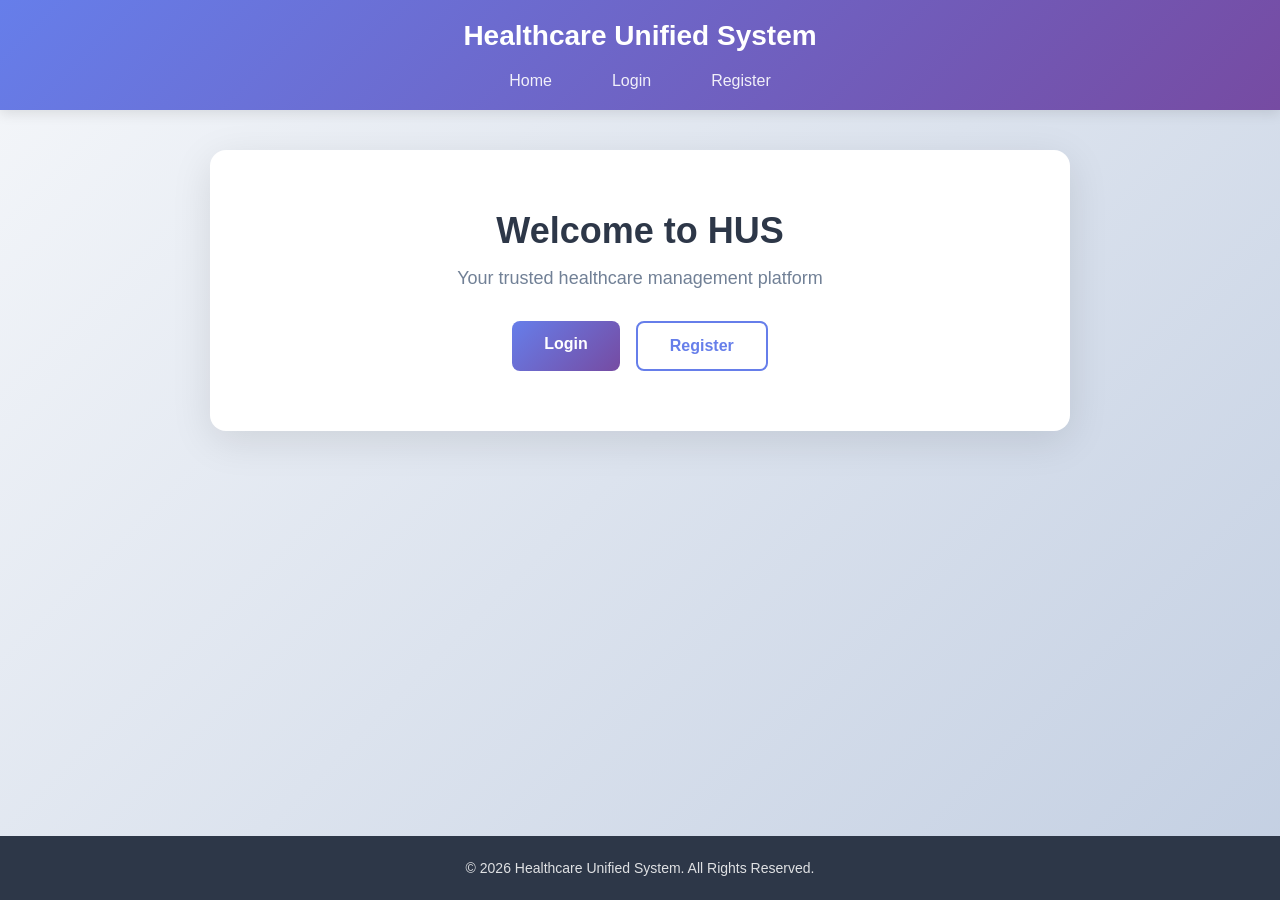
<file: template/index.html>
<!DOCTYPE html>
<html lang="en">
<head>
  <meta charset="UTF-8">
  <meta name="viewport" content="width=device-width, initial-scale=1.0">
  <title>Healthcare Unified System</title>
  <link rel="stylesheet" href="/static/style.css">
</head>
<body>
  <header>
    <h1>Healthcare Unified System</h1>
    <nav>
      <ul>
        <li><a href="/">Home</a></li>
        <li><a href="/login">Login</a></li>
        <li><a href="/register">Register</a></li>
      </ul>
    </nav>
  </header>
  <main>
    <section class="hero">
      <h2>Welcome to HUS</h2>
      <p>Your trusted healthcare management platform</p>
      <div class="cta-buttons">
        <a href="/login" class="btn btn-primary">Login</a>
        <a href="/register" class="btn btn-secondary">Register</a>
      </div>
    </section>
  </main>
  <footer>
    <p>&copy; <span id="year"></span> Healthcare Unified System. All Rights Reserved.</p>
    <script>
      document.getElementById('year').textContent = new Date().getFullYear();
    </script>
  </footer>
</body>
</html>
</file>
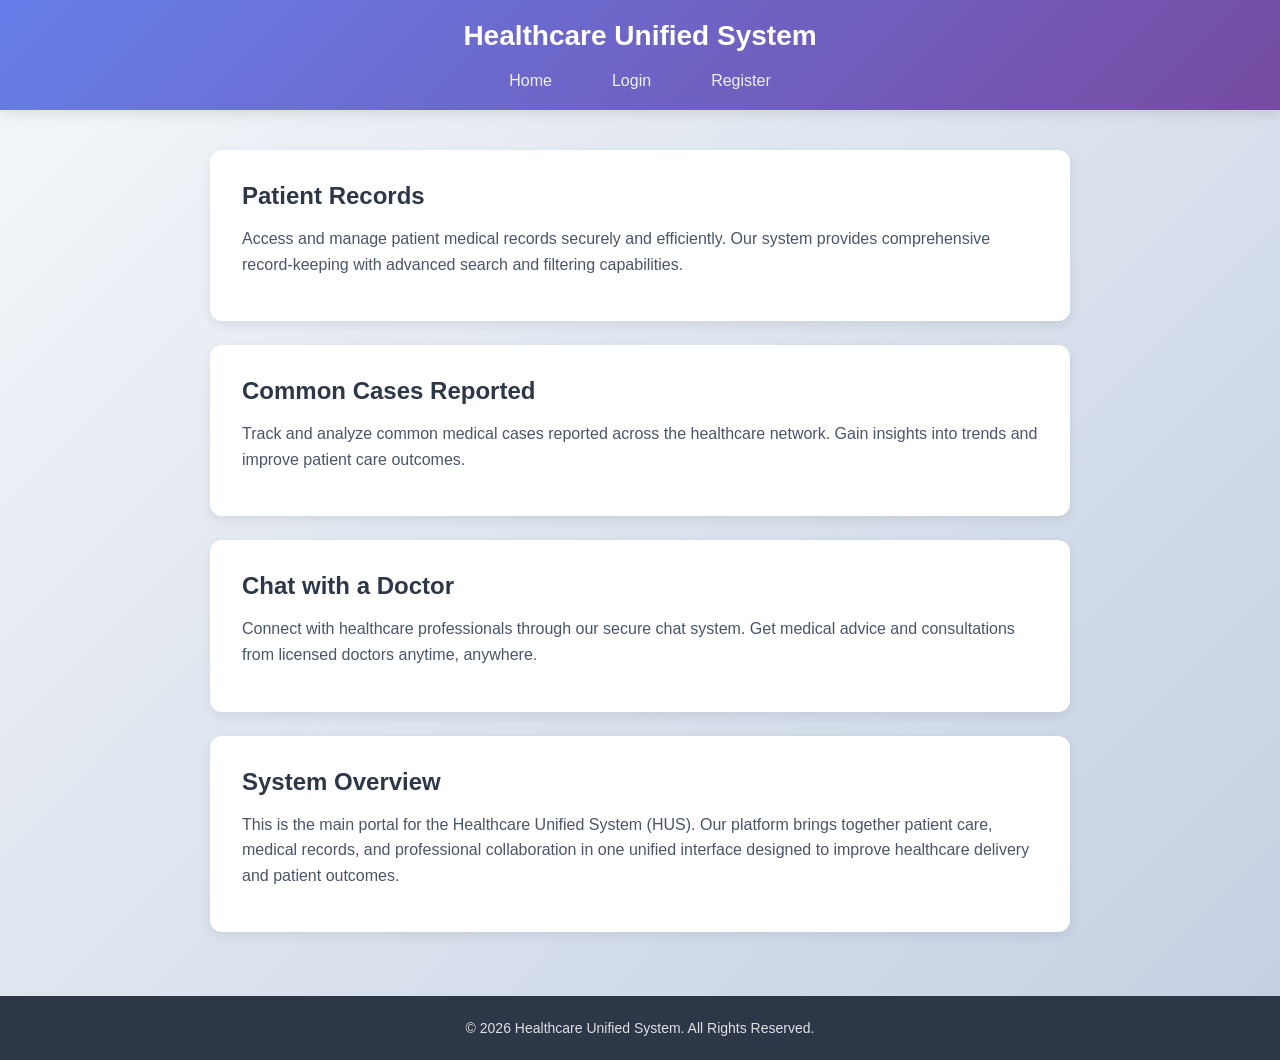
<file: template/home.html>
<!DOCTYPE html>
<html lang="en">
<head>
  <meta charset="UTF-8">
  <meta name="viewport" content="width=device-width, initial-scale=1.0">
  <title>Home - Healthcare Unified System</title>
  <link rel="stylesheet" href="/static/style.css">
</head>
<body>
  <header>
    <h1>Healthcare Unified System</h1>
    <nav>
      <ul>
        <li><a href="/">Home</a></li>
        <li><a href="/login">Login</a></li>
        <li><a href="/register">Register</a></li>
      </ul>
    </nav>
  </header>
  <main>
    <section class="content">
      <h2>Patient Records</h2>
      <p>Access and manage patient medical records securely and efficiently. Our system provides comprehensive record-keeping with advanced search and filtering capabilities.</p>
    </section>
    <section class="content">
      <h2>Common Cases Reported</h2>
      <p>Track and analyze common medical cases reported across the healthcare network. Gain insights into trends and improve patient care outcomes.</p>
    </section>
    <section class="content">
      <h2>Chat with a Doctor</h2>
      <p>Connect with healthcare professionals through our secure chat system. Get medical advice and consultations from licensed doctors anytime, anywhere.</p>
    </section>
    <section class="content">
      <h2>System Overview</h2>
      <p>This is the main portal for the Healthcare Unified System (HUS). Our platform brings together patient care, medical records, and professional collaboration in one unified interface designed to improve healthcare delivery and patient outcomes.</p>
    </section>
  </main>
  <footer>
    <p>&copy; <span id="year"></span> Healthcare Unified System. All Rights Reserved.</p>
    <script>
      document.getElementById('year').textContent = new Date().getFullYear();
    </script>
  </footer>
</body>
</html>
</file>
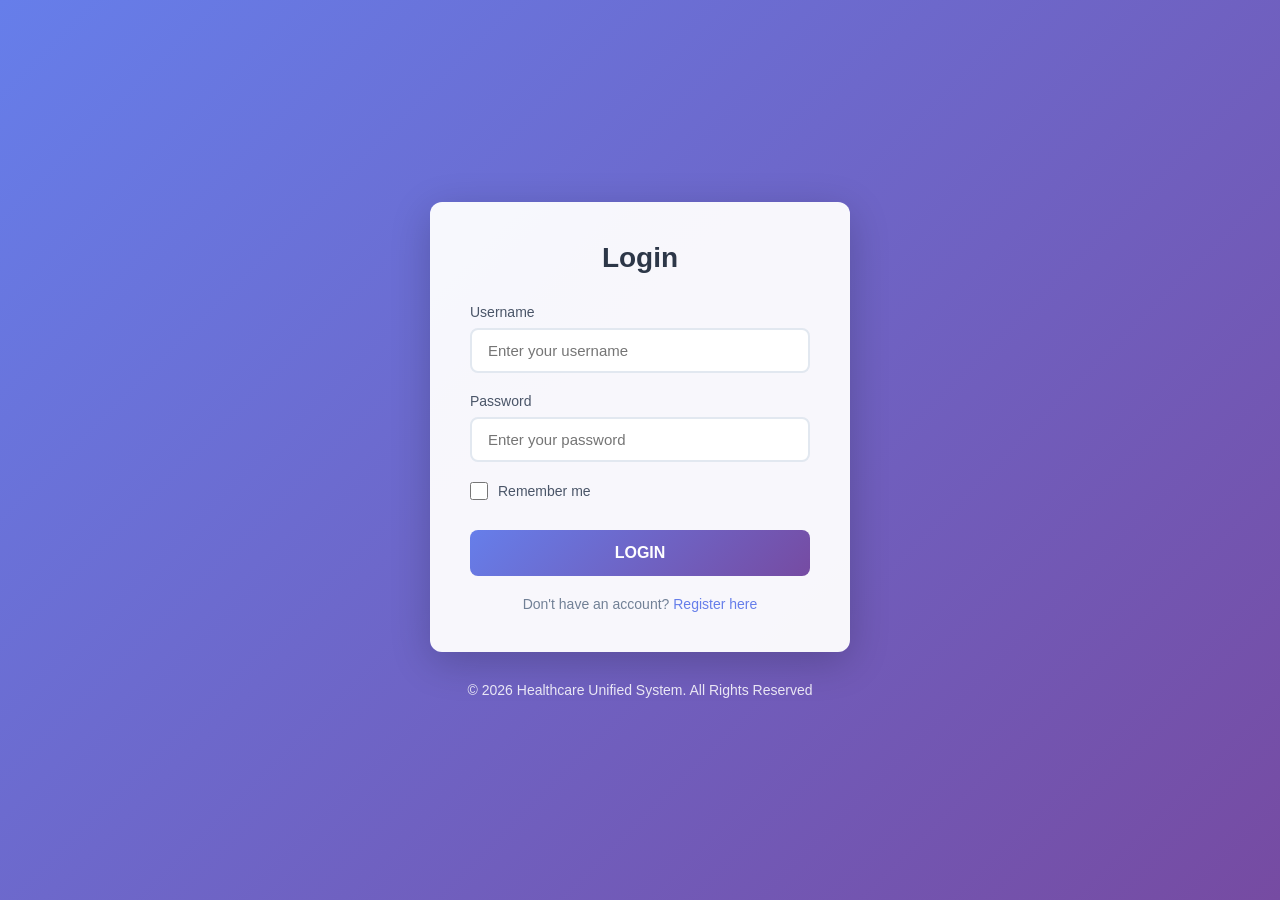
<file: template/login.html>
<!DOCTYPE html>
<html lang="en">
<head>
  <meta charset="UTF-8">
  <meta name="viewport" content="width=device-width, initial-scale=1.0">
  <title>Login - Healthcare Unified System</title>
  <link rel="stylesheet" href="/static/login.css">
</head>
<body>
  <div class="container">
    <h1>Login</h1>
    <form action="/login" method="POST">
      <div class="form-group">
        <label for="username">Username</label>
        <input type="text" id="username" name="username" placeholder="Enter your username" required>
      </div>
      <div class="form-group">
        <label for="password">Password</label>
        <input type="password" id="password" name="password" placeholder="Enter your password" required>
      </div>
      <div class="form-group checkbox-group">
        <input type="checkbox" id="remember" name="remember">
        <label for="remember">Remember me</label>
      </div>
      <button type="submit" class="button">LOGIN</button>
    </form>
    <p class="register-link">
      Don't have an account? <a href="/register">Register here</a>
    </p>
    <div id="message" class="message"></div>
  </div>
  <footer>
    <p>
      &copy; <span id="year"></span> Healthcare Unified System. All Rights Reserved
    </p>
    <script>
      document.getElementById('year').textContent = new Date().getFullYear();

      // Handle login form submission
      document.querySelector('form').addEventListener('submit', async function(e) {
        e.preventDefault();
        
        const form = e.target;
        const formData = new FormData(form);
        const messageDiv = document.getElementById('message');
        
        try {
          const response = await fetch('/login', {
            method: 'POST',
            body: formData
          });
          
          const data = await response.json();
          
          if (response.ok) {
            messageDiv.style.color = 'green';
            messageDiv.textContent = data.message;
            // Redirect to home page after successful login
            setTimeout(() => {
              window.location.href = data.redirect || '/home.html';
            }, 500);
          } else {
            messageDiv.style.color = 'red';
            messageDiv.textContent = data.error || 'Login failed';
          }
        } catch (error) {
          messageDiv.style.color = 'red';
          messageDiv.textContent = 'Network error. Please try again.';
        }
      });
    </script>
  </footer>
</body>
</html>
</file>
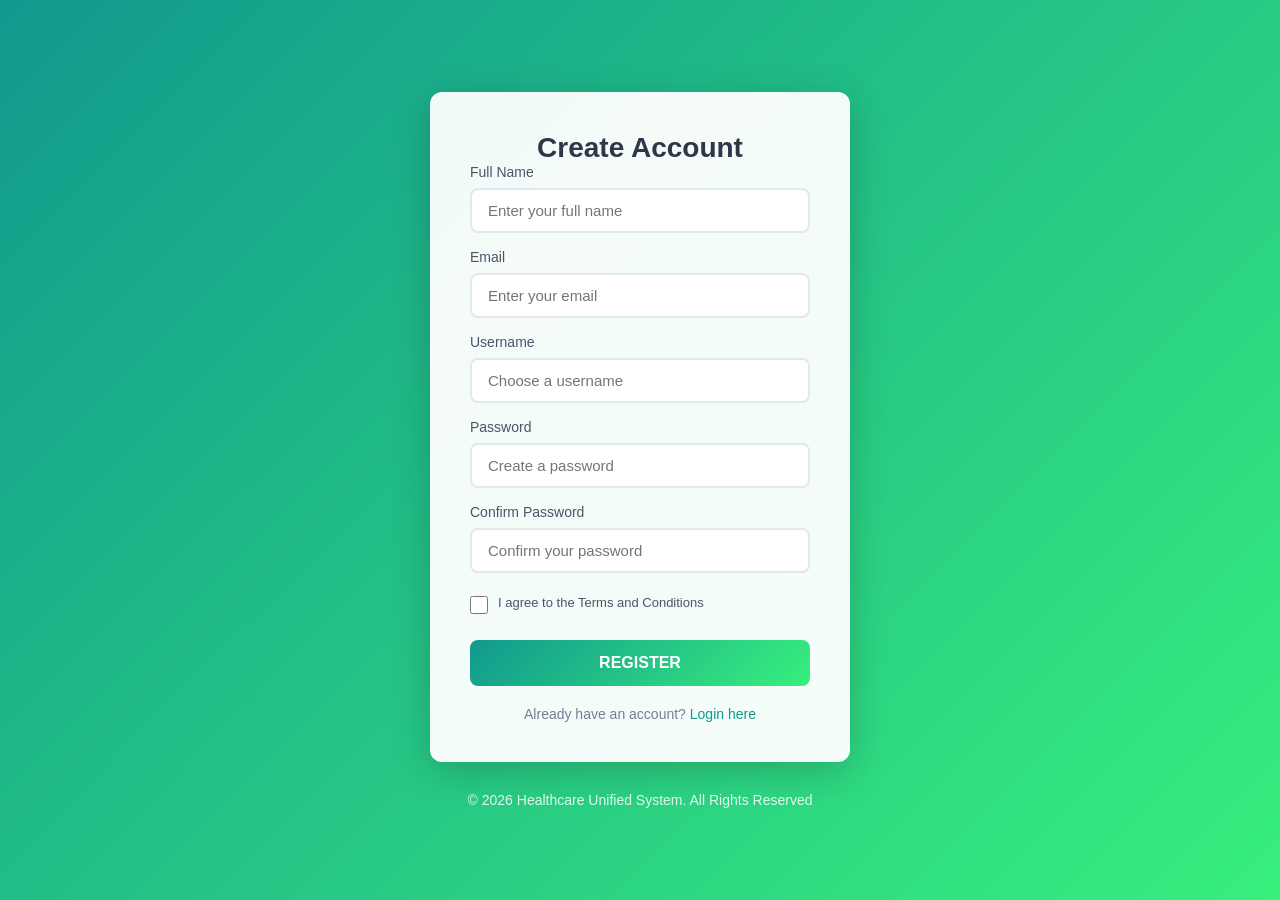
<file: template/register.html>
<!DOCTYPE html>
<html lang="en">
<head>
  <meta charset="UTF-8">
  <meta name="viewport" content="width=device-width, initial-scale=1.0">
  <title>Register - Healthcare Unified System</title>
  <link rel="stylesheet" href="/static/register.css">
</head>
<body>
  <div class="container">
    <h1>Create Account</h1>
    <form action="/register" method="POST">
      <div class="form-group">
        <label for="name">Full Name</label>
        <input type="text" id="name" name="name" placeholder="Enter your full name" required>
      </div>
      <div class="form-group">
        <label for="email">Email</label>
        <input type="email" id="email" name="email" placeholder="Enter your email" required>
      </div>
      <div class="form-group">
        <label for="username">Username</label>
        <input type="text" id="username" name="username" placeholder="Choose a username" required>
      </div>
      <div class="form-group">
        <label for="password">Password</label>
        <input type="password" id="password" name="password" placeholder="Create a password" required>
      </div>
      <div class="form-group">
        <label for="confirm-password">Confirm Password</label>
        <input type="password" id="confirm-password" name="confirm-password" placeholder="Confirm your password" required>
      </div>
      <div class="form-group checkbox-group">
        <input type="checkbox" id="terms" name="terms" required>
        <label for="terms">I agree to the Terms and Conditions</label>
      </div>
      <button type="submit" class="button">REGISTER</button>
    </form>
    <p class="login-link">
      Already have an account? <a href="/login">Login here</a>
    </p>
    <div id="message" class="message"></div>
  </div>
  <footer>
    <p>
      &copy; <span id="year"></span> Healthcare Unified System. All Rights Reserved
    </p>
    <script>
      document.getElementById('year').textContent = new Date().getFullYear();

      // Handle registration form submission
      document.querySelector('form').addEventListener('submit', async function(e) {
        e.preventDefault();
        
        const form = e.target;
        const formData = new FormData(form);
        const messageDiv = document.getElementById('message');
        
        try {
          const response = await fetch('/register', {
            method: 'POST',
            body: formData
          });
          
          const data = await response.json();
          
          if (response.ok) {
            messageDiv.style.color = 'green';
            messageDiv.textContent = data.message;
            // Redirect to home page after successful registration
            setTimeout(() => {
              window.location.href = data.redirect || '/home.html';
            }, 500);
          } else {
            messageDiv.style.color = 'red';
            messageDiv.textContent = data.error || 'Registration failed';
          }
        } catch (error) {
          messageDiv.style.color = 'red';
          messageDiv.textContent = 'Network error. Please try again.';
        }
      });
    </script>
  </footer>
</body>
</html>
</file>
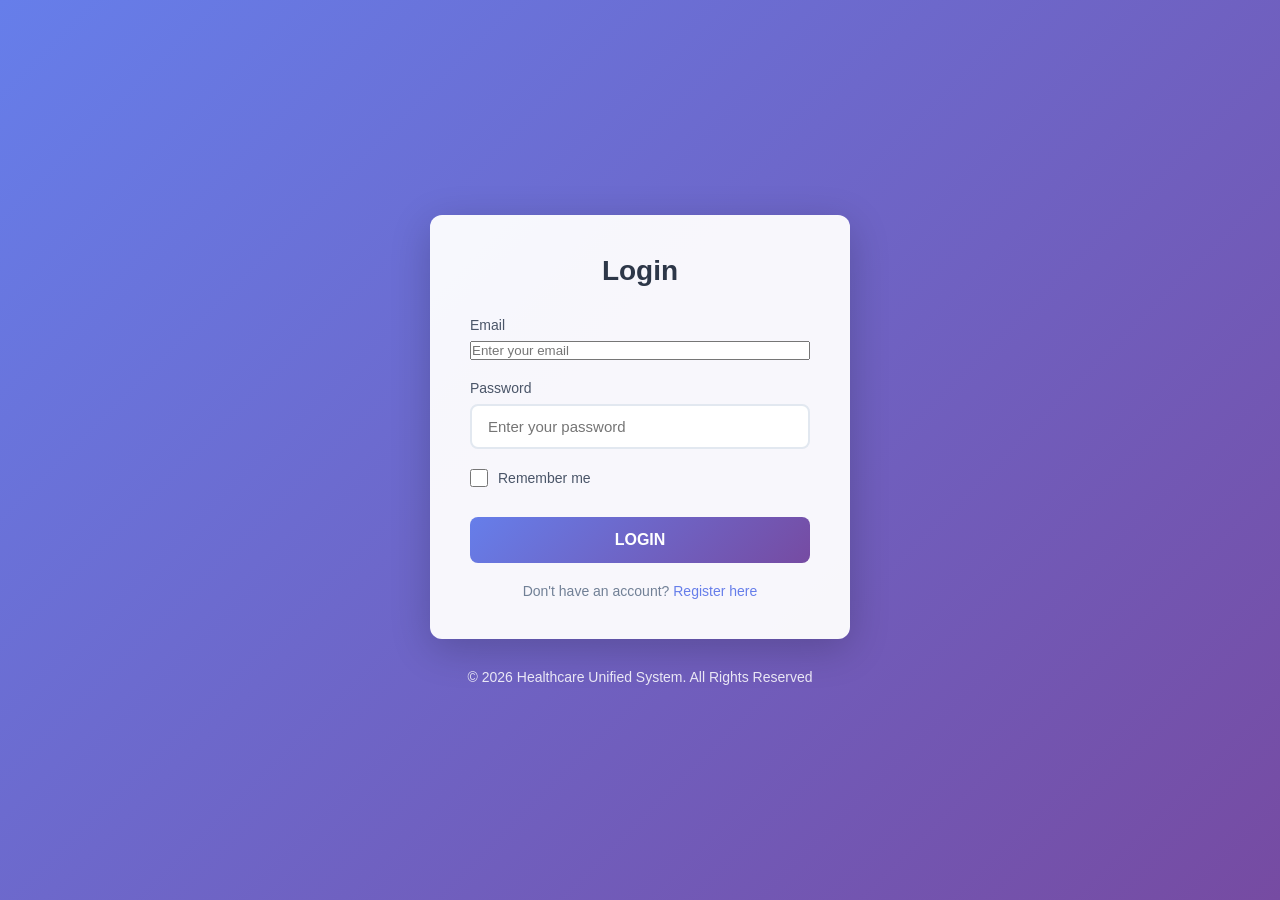
<file: frontend/template/login.html>
<!DOCTYPE html>
<html lang="en">
<head>
  <meta charset="UTF-8">
  <meta name="viewport" content="width=device-width, initial-scale=1.0">
  <title>Login - Healthcare Unified System</title>
  <link rel="stylesheet" href="/static/login.css">
</head>
<body>
  <div class="container">
    <h1>Login</h1>
    <form id="loginForm">
      <div class="form-group">
        <label for="email">Email</label>
        <input type="email" id="email" name="email" placeholder="Enter your email" required>
      </div>
      <div class="form-group">
        <label for="password">Password</label>
        <input type="password" id="password" name="password" placeholder="Enter your password" required>
      </div>
      <div class="form-group checkbox-group">
        <input type="checkbox" id="remember" name="remember">
        <label for="remember">Remember me</label>
      </div>
      <button type="submit" class="button">LOGIN</button>
    </form>
    <p class="register-link">
      Don't have an account? <a href="/register.html">Register here</a>
    </p>
    <div id="message" class="message"></div>
  </div>
  <footer>
    <p>
      &copy; <span id="year"></span> Healthcare Unified System. All Rights Reserved
    </p>
    <script>
      document.getElementById('year').textContent = new Date().getFullYear();

      // Handle login form submission
      document.getElementById('loginForm').addEventListener('submit', async function(e) {
        e.preventDefault();
        
        const email = document.getElementById('email').value;
        const password = document.getElementById('password').value;
        const messageDiv = document.getElementById('message');
        
        try {
          const response = await fetch('/api/v1/auth/login', {
            method: 'POST',
            headers: {
              'Content-Type': 'application/json'
            },
            body: JSON.stringify({ email, password })
          });
          
          const data = await response.json();
          
          if (response.ok) {
            messageDiv.style.color = 'green';
            messageDiv.textContent = 'Login successful! Redirecting...';
            // Redirect to home page after successful login
            setTimeout(() => {
              window.location.href = '/home.html';
            }, 1000);
          } else {
            messageDiv.style.color = 'red';
            messageDiv.textContent = data.error || 'Login failed';
          }
        } catch (error) {
          messageDiv.style.color = 'red';
          messageDiv.textContent = 'Network error. Please try again.';
        }
      });
    </script>
  </footer>
</body>
</html>
</file>
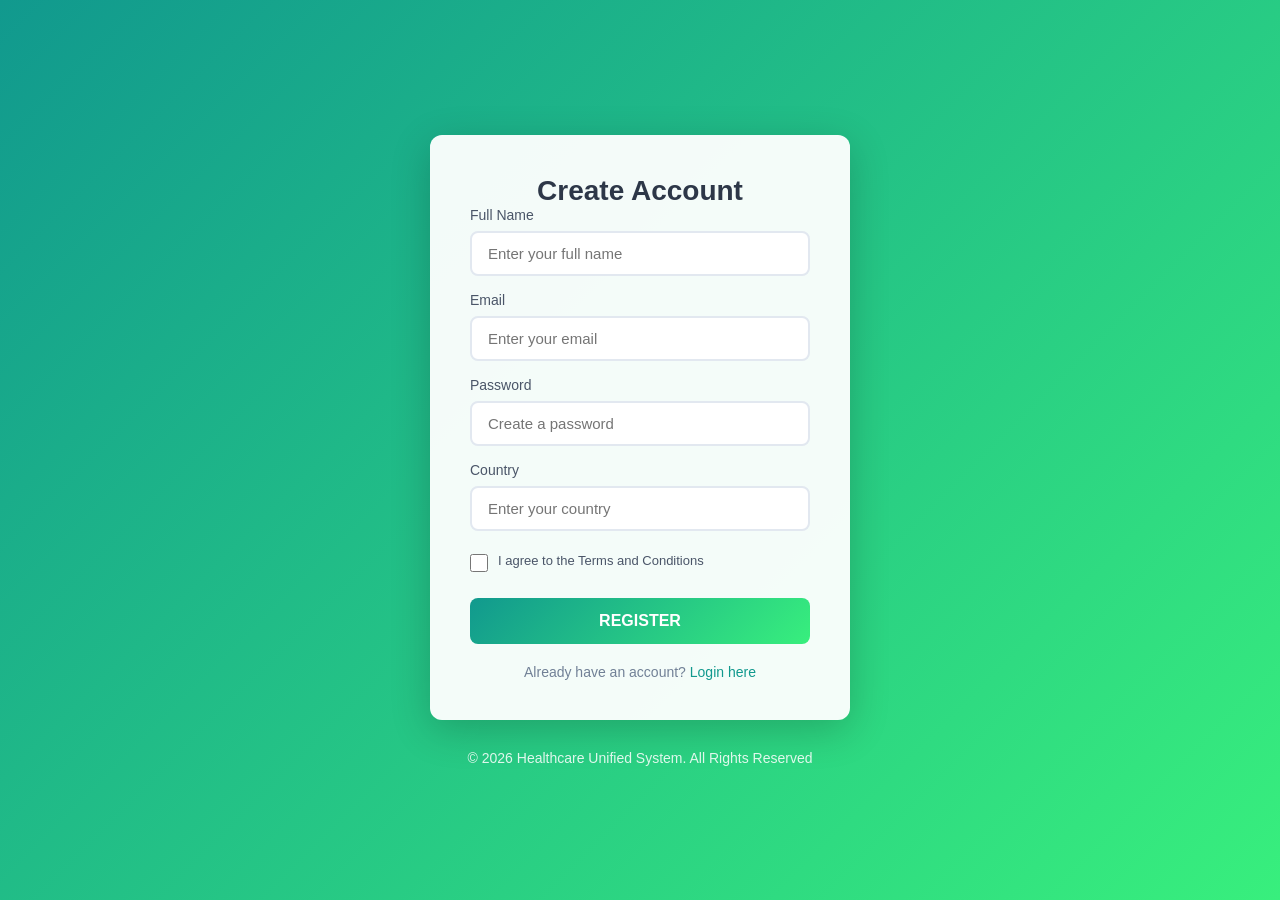
<file: frontend/template/register.html>
<!DOCTYPE html>
<html lang="en">
<head>
  <meta charset="UTF-8">
  <meta name="viewport" content="width=device-width, initial-scale=1.0">
  <title>Register - Healthcare Unified System</title>
  <link rel="stylesheet" href="/static/register.css">
</head>
<body>
  <div class="container">
    <h1>Create Account</h1>
    <form id="registerForm">
      <div class="form-group">
        <label for="full_name">Full Name</label>
        <input type="text" id="full_name" name="full_name" placeholder="Enter your full name" required>
      </div>
      <div class="form-group">
        <label for="email">Email</label>
        <input type="email" id="email" name="email" placeholder="Enter your email" required>
      </div>
      <div class="form-group">
        <label for="password">Password</label>
        <input type="password" id="password" name="password" placeholder="Create a password" required>
      </div>
      <div class="form-group">
        <label for="country">Country</label>
        <input type="text" id="country" name="country" placeholder="Enter your country" required>
      </div>
      <div class="form-group checkbox-group">
        <input type="checkbox" id="terms" name="terms" required>
        <label for="terms">I agree to the Terms and Conditions</label>
      </div>
      <button type="submit" class="button">REGISTER</button>
    </form>
    <p class="login-link">
      Already have an account? <a href="/login.html">Login here</a>
    </p>
    <div id="message" class="message"></div>
  </div>
  <footer>
    <p>
      &copy; <span id="year"></span> Healthcare Unified System. All Rights Reserved
    </p>
    <script>
      document.getElementById('year').textContent = new Date().getFullYear();

      // Handle registration form submission
      document.getElementById('registerForm').addEventListener('submit', async function(e) {
        e.preventDefault();
        
        const fullName = document.getElementById('full_name').value;
        const email = document.getElementById('email').value;
        const password = document.getElementById('password').value;
        const country = document.getElementById('country').value;
        const terms = document.getElementById('terms').checked;
        const messageDiv = document.getElementById('message');
        
        if (!terms) {
          messageDiv.style.color = 'red';
          messageDiv.textContent = 'You must agree to the Terms and Conditions';
          return;
        }
        
        try {
          const response = await fetch('/api/v1/auth/register', {
            method: 'POST',
            headers: {
              'Content-Type': 'application/json'
            },
            body: JSON.stringify({ full_name: fullName, email, password, country })
          });
          
          const data = await response.json();
          
          if (response.ok) {
            messageDiv.style.color = 'green';
            messageDiv.textContent = 'Registration successful! Redirecting to login...';
            // Redirect to login page after successful registration
            setTimeout(() => {
              window.location.href = '/login.html';
            }, 1500);
          } else {
            messageDiv.style.color = 'red';
            messageDiv.textContent = data.error || 'Registration failed';
          }
        } catch (error) {
          messageDiv.style.color = 'red';
          messageDiv.textContent = 'Network error. Please try again.';
        }
      });
    </script>
  </footer>
</body>
</html>
</file>
<file: static/style.css>
* {
  box-sizing: border-box;
  margin: 0;
  padding: 0;
}

body {
  background: linear-gradient(135deg, #f5f7fa 0%, #c3cfe2 100%);
  font-family: 'Segoe UI', Tahoma, Geneva, Verdana, sans-serif;
  min-height: 100vh;
  display: flex;
  flex-direction: column;
}

header {
  background: linear-gradient(135deg, #667eea 0%, #764ba2 100%);
  color: white;
  padding: 20px 40px;
  box-shadow: 0 4px 12px rgba(0, 0, 0, 0.1);
}

header h1 {
  font-size: 28px;
  font-weight: 600;
  margin: 0;
  text-align: center;
}

nav {
  margin-top: 20px;
}

nav ul {
  list-style: none;
  display: flex;
  justify-content: center;
  gap: 20px;
  flex-wrap: wrap;
}

nav ul li a {
  color: rgba(255, 255, 255, 0.9);
  text-decoration: none;
  padding: 10px 20px;
  border-radius: 6px;
  font-weight: 500;
  transition: all 0.3s;
}

nav ul li a:hover {
  background-color: rgba(255, 255, 255, 0.2);
  color: white;
}

main {
  flex: 1;
  max-width: 900px;
  width: 100%;
  margin: 40px auto;
  padding: 0 20px;
}

.hero {
  background: white;
  border-radius: 16px;
  padding: 60px 40px;
  text-align: center;
  box-shadow: 0 10px 40px rgba(0, 0, 0, 0.1);
}

.hero h2 {
  font-size: 36px;
  color: #2d3748;
  margin-bottom: 16px;
}

.hero p {
  font-size: 18px;
  color: #718096;
  margin-bottom: 32px;
}

.cta-buttons {
  display: flex;
  gap: 16px;
  justify-content: center;
  flex-wrap: wrap;
}

.btn {
  padding: 14px 32px;
  border-radius: 8px;
  font-size: 16px;
  font-weight: 600;
  text-decoration: none;
  transition: all 0.3s;
  display: inline-block;
}

.btn-primary {
  background: linear-gradient(135deg, #667eea 0%, #764ba2 100%);
  color: white;
  border: none;
}

.btn-primary:hover {
  transform: translateY(-2px);
  box-shadow: 0 6px 20px rgba(102, 126, 234, 0.4);
}

.btn-secondary {
  background: white;
  color: #667eea;
  border: 2px solid #667eea;
}

.btn-secondary:hover {
  background: #667eea;
  color: white;
  transform: translateY(-2px);
  box-shadow: 0 6px 20px rgba(102, 126, 234, 0.4);
}

.content {
  background: white;
  border-radius: 12px;
  padding: 32px;
  box-shadow: 0 4px 12px rgba(0, 0, 0, 0.08);
  margin-bottom: 24px;
}

.content h2 {
  color: #2d3748;
  margin-bottom: 16px;
  font-size: 24px;
}

.content p {
  color: #4a5568;
  line-height: 1.6;
  margin-bottom: 12px;
}

footer {
  background: #2d3748;
  color: rgba(255, 255, 255, 0.85);
  text-align: center;
  padding: 24px;
  margin-top: auto;
}

footer p {
  margin: 0;
  font-size: 14px;
}

@media (max-width: 600px) {
  header {
    padding: 20px;
  }
  
  header h1 {
    font-size: 22px;
  }
  
  nav ul {
    gap: 10px;
  }
  
  nav ul li a {
    padding: 8px 16px;
    font-size: 14px;
  }
  
  .hero {
    padding: 40px 20px;
  }
  
  .hero h2 {
    font-size: 28px;
  }
  
  .cta-buttons {
    flex-direction: column;
    align-items: center;
  }
  
  .btn {
    width: 100%;
    max-width: 280px;
    text-align: center;
  }
}
</file>
<file: static/login.css>
* {
  box-sizing: border-box;
  margin: 0;
  padding: 0;
}

body {
  background: linear-gradient(135deg, #667eea 0%, #764ba2 100%);
  min-height: 100vh;
  font-family: 'Segoe UI', Tahoma, Geneva, Verdana, sans-serif;
  display: flex;
  flex-direction: column;
  justify-content: center;
  align-items: center;
  padding: 20px;
}

.container {
  background-color: rgba(255, 255, 255, 0.95);
  border-radius: 12px;
  box-shadow: 0 10px 40px rgba(0, 0, 0, 0.2);
  padding: 40px;
  width: 100%;
  max-width: 420px;
  text-align: center;
}

h1 {
  color: #2d3748;
  margin-bottom: 30px;
  font-size: 28px;
  font-weight: 600;
}

form {
  display: flex;
  flex-direction: column;
  gap: 20px;
}

.form-group {
  display: flex;
  flex-direction: column;
  text-align: left;
  gap: 8px;
}

.form-group label {
  color: #4a5568;
  font-weight: 500;
  font-size: 14px;
}

.form-group input[type="text"],
.form-group input[type="password"] {
  width: 100%;
  padding: 12px 16px;
  border: 2px solid #e2e8f0;
  border-radius: 8px;
  font-size: 15px;
  transition: border-color 0.3s, box-shadow 0.3s;
}

.form-group input[type="text"]:focus,
.form-group input[type="password"]:focus {
  outline: none;
  border-color: #667eea;
  box-shadow: 0 0 0 3px rgba(102, 126, 234, 0.1);
}

.checkbox-group {
  flex-direction: row;
  align-items: center;
  gap: 10px;
}

.checkbox-group input[type="checkbox"] {
  width: 18px;
  height: 18px;
  cursor: pointer;
}

.checkbox-group label {
  font-size: 14px;
  color: #4a5568;
  cursor: pointer;
}

.button {
  width: 100%;
  padding: 14px;
  background: linear-gradient(135deg, #667eea 0%, #764ba2 100%);
  color: white;
  border: none;
  border-radius: 8px;
  font-size: 16px;
  font-weight: 600;
  cursor: pointer;
  transition: transform 0.2s, box-shadow 0.2s;
  margin-top: 10px;
}

.button:hover {
  transform: translateY(-2px);
  box-shadow: 0 6px 20px rgba(102, 126, 234, 0.4);
}

.button:active {
  transform: translateY(0);
}

.register-link {
  margin-top: 20px;
  color: #718096;
  font-size: 14px;
}

.register-link a {
  color: #667eea;
  text-decoration: none;
  font-weight: 500;
}

.register-link a:hover {
  text-decoration: underline;
}

footer {
  margin-top: 30px;
  color: rgba(255, 255, 255, 0.85);
  text-align: center;
  font-size: 14px;
}
</file>
<file: static/register.css>
* {
  box-sizing: border-box;
  margin: 0;
  padding: 0;
}

body {
  background: linear-gradient(135deg, #11998e 0%, #38ef7d 100%);
  min-height: 100vh;
  font-family: 'Segoe UI', Tahoma, Geneva, Verdana, sans-serif;
  display: flex;
  flex-direction: column;
  justify-content: center;
  align-items: center;
  padding: 20px;
}

.container {
  background-color: rgba(255, 255, 255, 0.95);
  border-radius: 12px;
  box-shadow: 0 10px 40px rgba(0, 0, 0, 0.2);
  padding: 40px;
  width: 100%;
  max-width: 420px;
  text-align: center;
}

h1 {
  color: #2d3748;
  margin-bottom: hom30px;
  font-size: 28px;
  font-weight: 600;
}

form {
  display: flex;
  flex-direction: column;
  gap: 16px;
}

.form-group {
  display: flex;
  flex-direction: column;
  text-align: left;
  gap: 8px;
}

.form-group label {
  color: #4a5568;
  font-weight: 500;
  font-size: 14px;
}

.form-group input[type="text"],
.form-group input[type="email"],
.form-group input[type="password"] {
  width: 100%;
  padding: 12px 16px;
  border: 2px solid #e2e8f0;
  border-radius: 8px;
  font-size: 15px;
  transition: border-color 0.3s, box-shadow 0.3s;
}

.form-group input[type="text"]:focus,
.form-group input[type="email"]:focus,
.form-group input[type="password"]:focus {
  outline: none;
  border-color: #11998e;
  box-shadow: 0 0 0 3px rgba(17, 153, 142, 0.1);
}

.checkbox-group {
  flex-direction: row;
  align-items: flex-start;
  gap: 10px;
  margin-top: 5px;
}

.checkbox-group input[type="checkbox"] {
  width: 18px;
  height: 18px;
  cursor: pointer;
  margin-top: 2px;
}

.checkbox-group label {
  font-size: 13px;
  color: #4a5568;
  cursor: pointer;
  line-height: 1.4;
}

.button {
  width: 100%;
  padding: 14px;
  background: linear-gradient(135deg, #11998e 0%, #38ef7d 100%);
  color: white;
  border: none;
  border-radius: 8px;
  font-size: 16px;
  font-weight: 600;
  cursor: pointer;
  transition: transform 0.2s, box-shadow 0.2s;
  margin-top: 10px;
}

.button:hover {
  transform: translateY(-2px);
  box-shadow: 0 6px 20px rgba(17, 153, 142, 0.4);
}

.button:active {
  transform: translateY(0);
}

.login-link {
  margin-top: 20px;
  color: #718096;
  font-size: 14px;
}

.login-link a {
  color: #11998e;
  text-decoration: none;
  font-weight: 500;
}

.login-link a:hover {
  text-decoration: underline;
}

footer {
  margin-top: 30px;
  color: rgba(255, 255, 255, 0.85);
  text-align: center;
  font-size: 14px;
}
</file>
